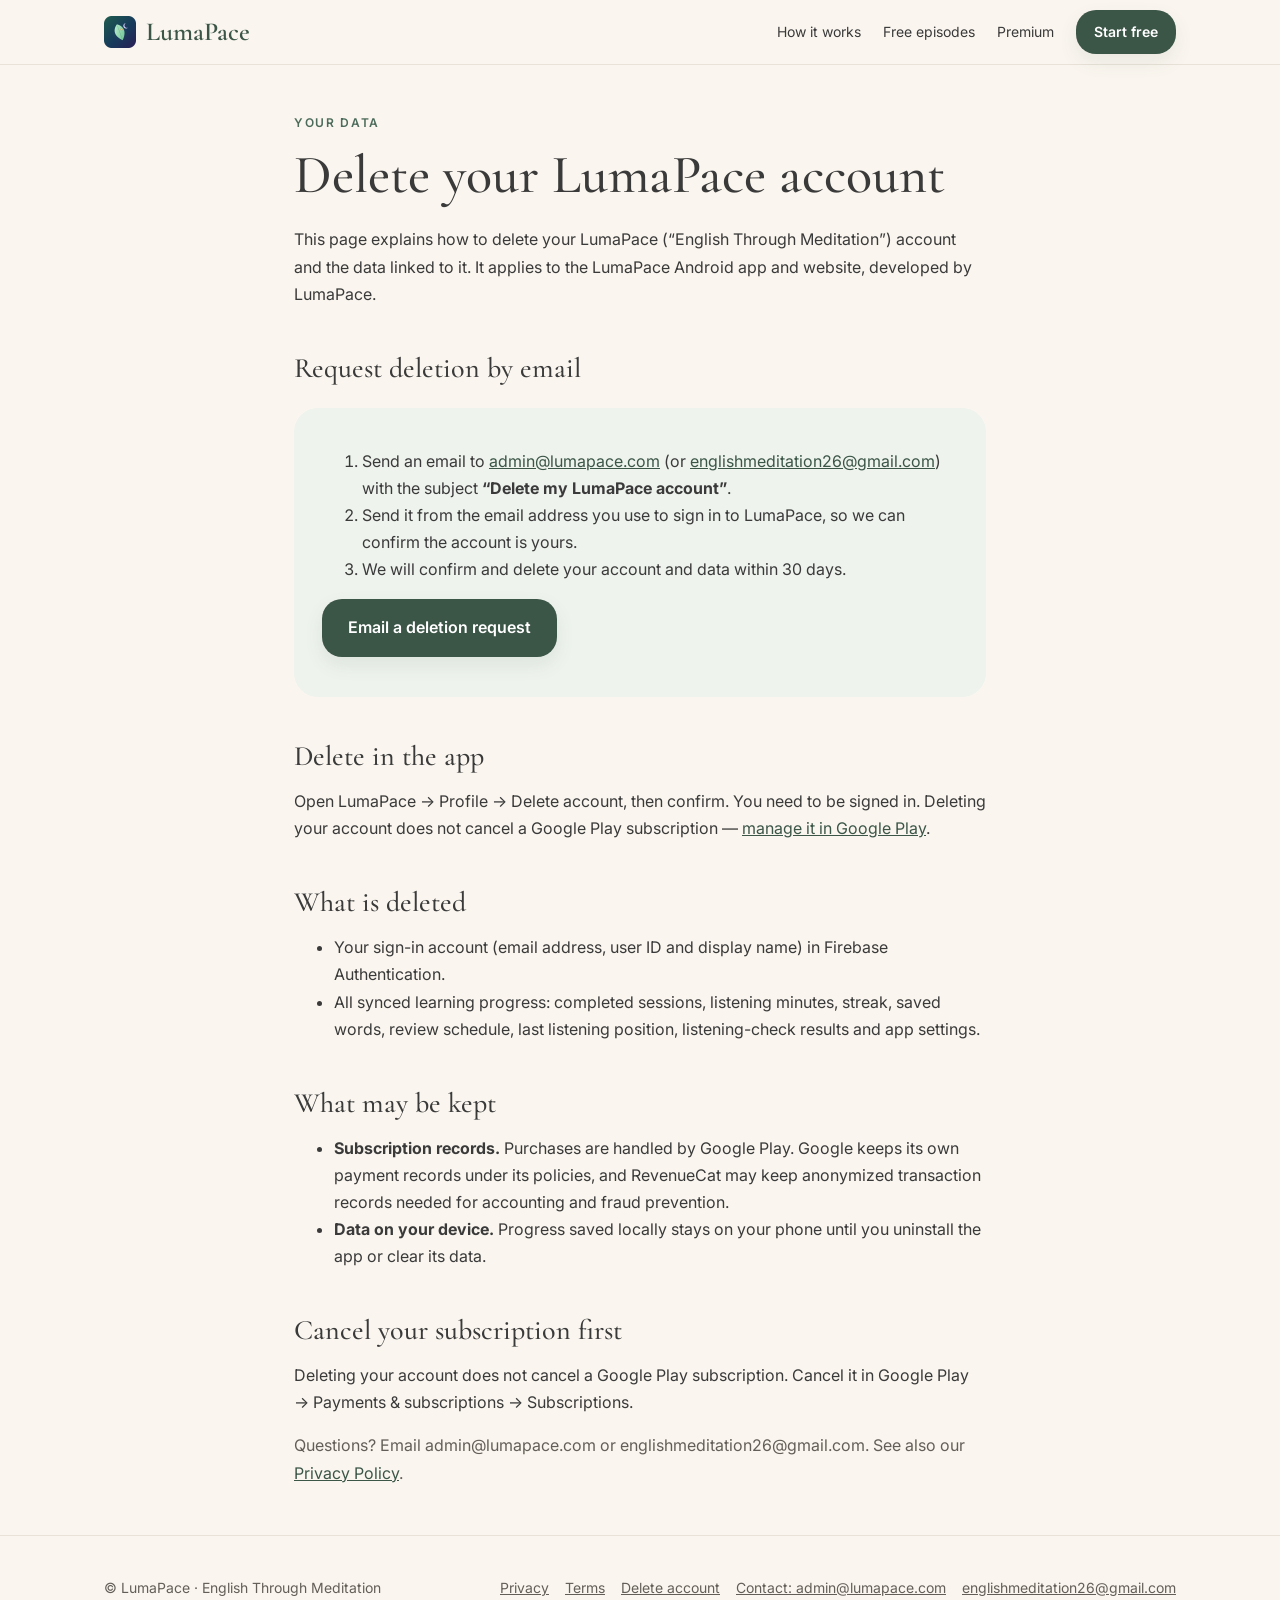
<file: delete-account.html>
<!doctype html><html lang="en"><head><meta charset="utf-8"><meta name="viewport" content="width=device-width,initial-scale=1"><title>LumaPace — Delete your account</title><link rel="icon" href="img/logo.png?v=2"><link rel="apple-touch-icon" href="img/apple-touch-icon.png"><link rel="preconnect" href="https://fonts.googleapis.com"><link rel="preconnect" href="https://fonts.gstatic.com" crossorigin><link rel="stylesheet" href="https://fonts.googleapis.com/css2?family=Cormorant+Garamond:wght@500;600&family=Inter:wght@400;500;600&display=swap"><link rel="stylesheet" href="style.css?v=3"></head><body class="legal"><header class="top"><div class="wrap"><a class="brand" href="index.html"><img src="img/logo.png?v=2" alt="">LumaPace</a><nav><a href="index.html#how">How it works</a><a href="index.html#free">Free episodes</a><a href="index.html#premium">Premium</a><a class="btn" href="index.html#get">Start free</a></nav></div></header><main>
<p class="over">Your data</p><h1>Delete your LumaPace account</h1>
<p>This page explains how to delete your LumaPace (“English Through Meditation”) account and the data linked to it. It applies to the LumaPace Android app and website, developed by LumaPace.</p>
<h2>Request deletion by email</h2>
<div class="box"><ol>
<li>Send an email to <a href="mailto:admin@lumapace.com?subject=Delete%20my%20LumaPace%20account">admin@lumapace.com</a> (or <a href="mailto:englishmeditation26@gmail.com?subject=Delete%20my%20LumaPace%20account">englishmeditation26@gmail.com</a>) with the subject <strong>“Delete my LumaPace account”</strong>.</li>
<li>Send it from the email address you use to sign in to LumaPace, so we can confirm the account is yours.</li>
<li>We will confirm and delete your account and data within 30 days.</li></ol>
<p><a class="btn" href="mailto:admin@lumapace.com?subject=Delete%20my%20LumaPace%20account">Email a deletion request</a></p></div>
<h2>Delete in the app</h2><p>Open LumaPace → Profile → Delete account, then confirm. You need to be signed in. Deleting your account does not cancel a Google Play subscription — <a href="https://play.google.com/store/account/subscriptions?package=com.lumapace.app&amp;sku=lumapace_premium">manage it in Google Play</a>.</p>
<h2>What is deleted</h2><ul>
<li>Your sign-in account (email address, user ID and display name) in Firebase Authentication.</li>
<li>All synced learning progress: completed sessions, listening minutes, streak, saved words, review schedule, last listening position, listening-check results and app settings.</li></ul>
<h2>What may be kept</h2><ul>
<li><strong>Subscription records.</strong> Purchases are handled by Google Play. Google keeps its own payment records under its policies, and RevenueCat may keep anonymized transaction records needed for accounting and fraud prevention.</li>
<li><strong>Data on your device.</strong> Progress saved locally stays on your phone until you uninstall the app or clear its data.</li></ul>
<h2>Cancel your subscription first</h2>
<p>Deleting your account does not cancel a Google Play subscription. Cancel it in Google Play → Payments &amp; subscriptions → Subscriptions.</p>
<p class="muted">Questions? Email admin@lumapace.com or englishmeditation26@gmail.com. See also our <a href="privacy.html">Privacy Policy</a>.</p>
</main><footer><div class="wrap"><div>© LumaPace · English Through Meditation</div><div><a href="privacy.html">Privacy</a><a href="terms.html">Terms</a><a href="delete-account.html">Delete account</a><a href="mailto:admin@lumapace.com">Contact: admin@lumapace.com</a><a href="mailto:englishmeditation26@gmail.com">englishmeditation26@gmail.com</a></div></div></footer></body></html>
</file>
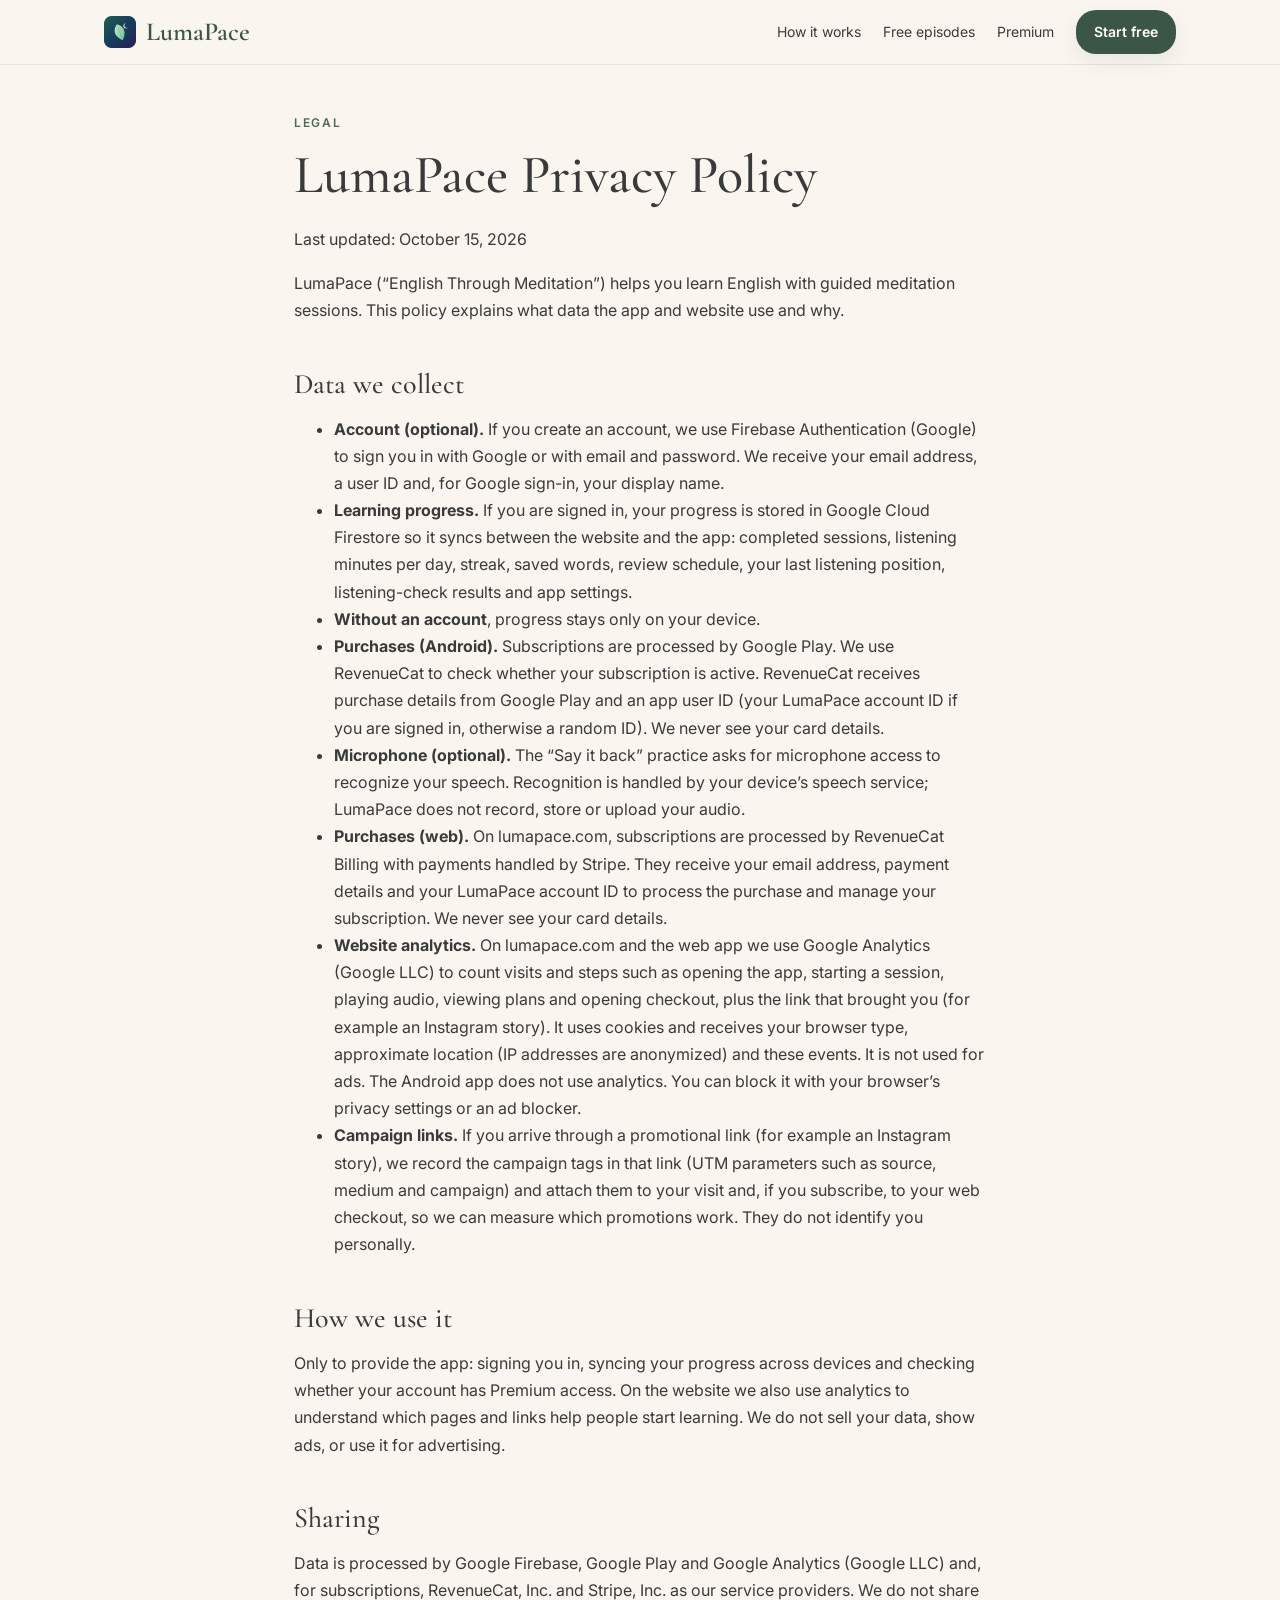
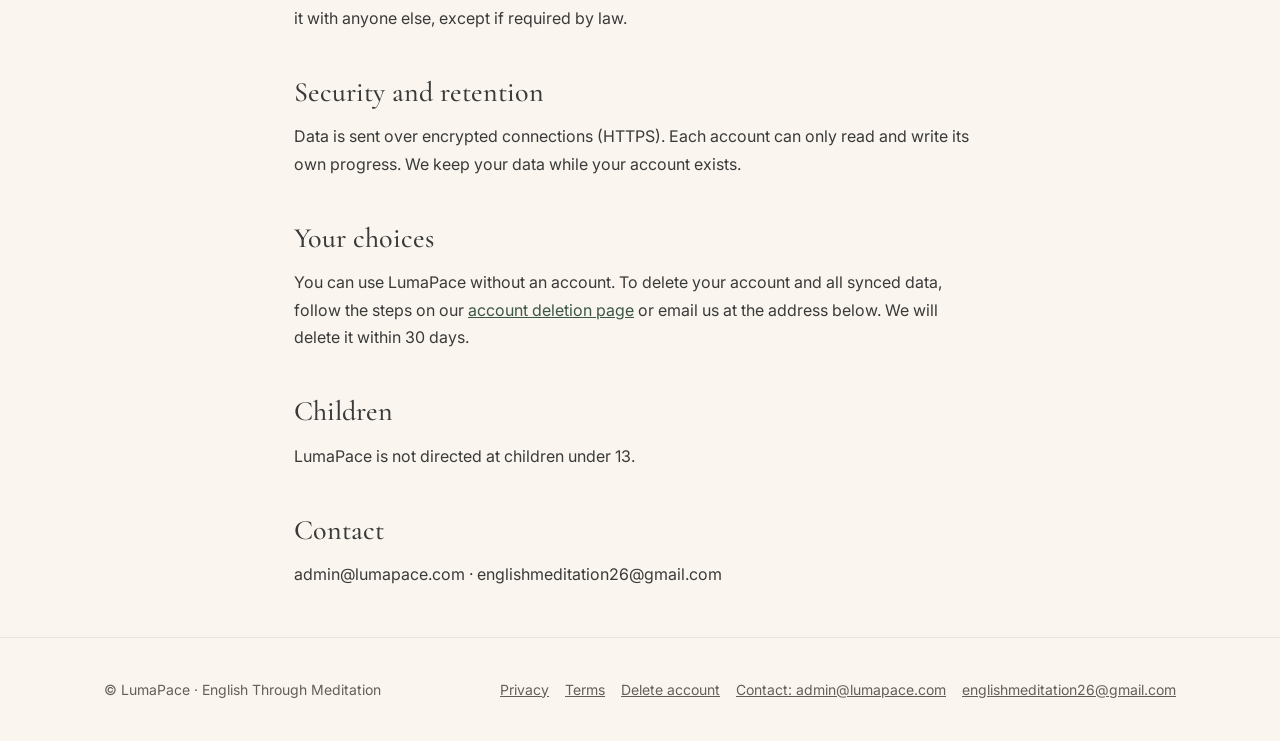
<file: privacy.html>
<!doctype html><html lang="en"><head><meta charset="utf-8"><meta name="viewport" content="width=device-width,initial-scale=1"><title>LumaPace — Privacy Policy</title><link rel="icon" href="img/logo.png?v=2"><link rel="apple-touch-icon" href="img/apple-touch-icon.png"><link rel="preconnect" href="https://fonts.googleapis.com"><link rel="preconnect" href="https://fonts.gstatic.com" crossorigin><link rel="stylesheet" href="https://fonts.googleapis.com/css2?family=Cormorant+Garamond:wght@500;600&family=Inter:wght@400;500;600&display=swap"><link rel="stylesheet" href="style.css?v=3"></head><body class="legal"><header class="top"><div class="wrap"><a class="brand" href="index.html"><img src="img/logo.png?v=2" alt="">LumaPace</a><nav><a href="index.html#how">How it works</a><a href="index.html#free">Free episodes</a><a href="index.html#premium">Premium</a><a class="btn" href="index.html#get">Start free</a></nav></div></header><main><p class="over">Legal</p>
<h1>LumaPace Privacy Policy</h1>
<p>Last updated: October 15, 2026</p>
<p>LumaPace (“English Through Meditation”) helps you learn English with guided meditation sessions. This policy explains what data the app and website use and why.</p>
<h2>Data we collect</h2>
<ul>
<li><b>Account (optional).</b> If you create an account, we use Firebase Authentication (Google) to sign you in with Google or with email and password. We receive your email address, a user ID and, for Google sign-in, your display name.</li>
<li><b>Learning progress.</b> If you are signed in, your progress is stored in Google Cloud Firestore so it syncs between the website and the app: completed sessions, listening minutes per day, streak, saved words, review schedule, your last listening position, listening-check results and app settings.</li>
<li><b>Without an account</b>, progress stays only on your device.</li>
<li><b>Purchases (Android).</b> Subscriptions are processed by Google Play. We use RevenueCat to check whether your subscription is active. RevenueCat receives purchase details from Google Play and an app user ID (your LumaPace account ID if you are signed in, otherwise a random ID). We never see your card details.</li>
<li><b>Microphone (optional).</b> The “Say it back” practice asks for microphone access to recognize your speech. Recognition is handled by your device’s speech service; LumaPace does not record, store or upload your audio.</li>
<li><b>Purchases (web).</b> On lumapace.com, subscriptions are processed by RevenueCat Billing with payments handled by Stripe. They receive your email address, payment details and your LumaPace account ID to process the purchase and manage your subscription. We never see your card details.</li>
<li><b>Website analytics.</b> On lumapace.com and the web app we use Google Analytics (Google LLC) to count visits and steps such as opening the app, starting a session, playing audio, viewing plans and opening checkout, plus the link that brought you (for example an Instagram story). It uses cookies and receives your browser type, approximate location (IP addresses are anonymized) and these events. It is not used for ads. The Android app does not use analytics. You can block it with your browser’s privacy settings or an ad blocker.</li>
<li><b>Campaign links.</b> If you arrive through a promotional link (for example an Instagram story), we record the campaign tags in that link (UTM parameters such as source, medium and campaign) and attach them to your visit and, if you subscribe, to your web checkout, so we can measure which promotions work. They do not identify you personally.</li>
</ul>
<h2>How we use it</h2>
<p>Only to provide the app: signing you in, syncing your progress across devices and checking whether your account has Premium access. On the website we also use analytics to understand which pages and links help people start learning. We do not sell your data, show ads, or use it for advertising.</p>
<h2>Sharing</h2>
<p>Data is processed by Google Firebase, Google Play and Google Analytics (Google LLC) and, for subscriptions, RevenueCat, Inc. and Stripe, Inc. as our service providers. We do not share it with anyone else, except if required by law.</p>
<h2>Security and retention</h2>
<p>Data is sent over encrypted connections (HTTPS). Each account can only read and write its own progress. We keep your data while your account exists.</p>
<h2>Your choices</h2>
<p>You can use LumaPace without an account. To delete your account and all synced data, follow the steps on our <a href="delete-account.html">account deletion page</a> or email us at the address below. We will delete it within 30 days.</p>
<h2>Children</h2>
<p>LumaPace is not directed at children under 13.</p>
<h2>Contact</h2>
<p>admin@lumapace.com · englishmeditation26@gmail.com</p></main><footer><div class="wrap"><div>© LumaPace · English Through Meditation</div><div><a href="privacy.html">Privacy</a><a href="terms.html">Terms</a><a href="delete-account.html">Delete account</a><a href="mailto:admin@lumapace.com">Contact: admin@lumapace.com</a><a href="mailto:englishmeditation26@gmail.com">englishmeditation26@gmail.com</a></div></div></footer></body></html>
</file>
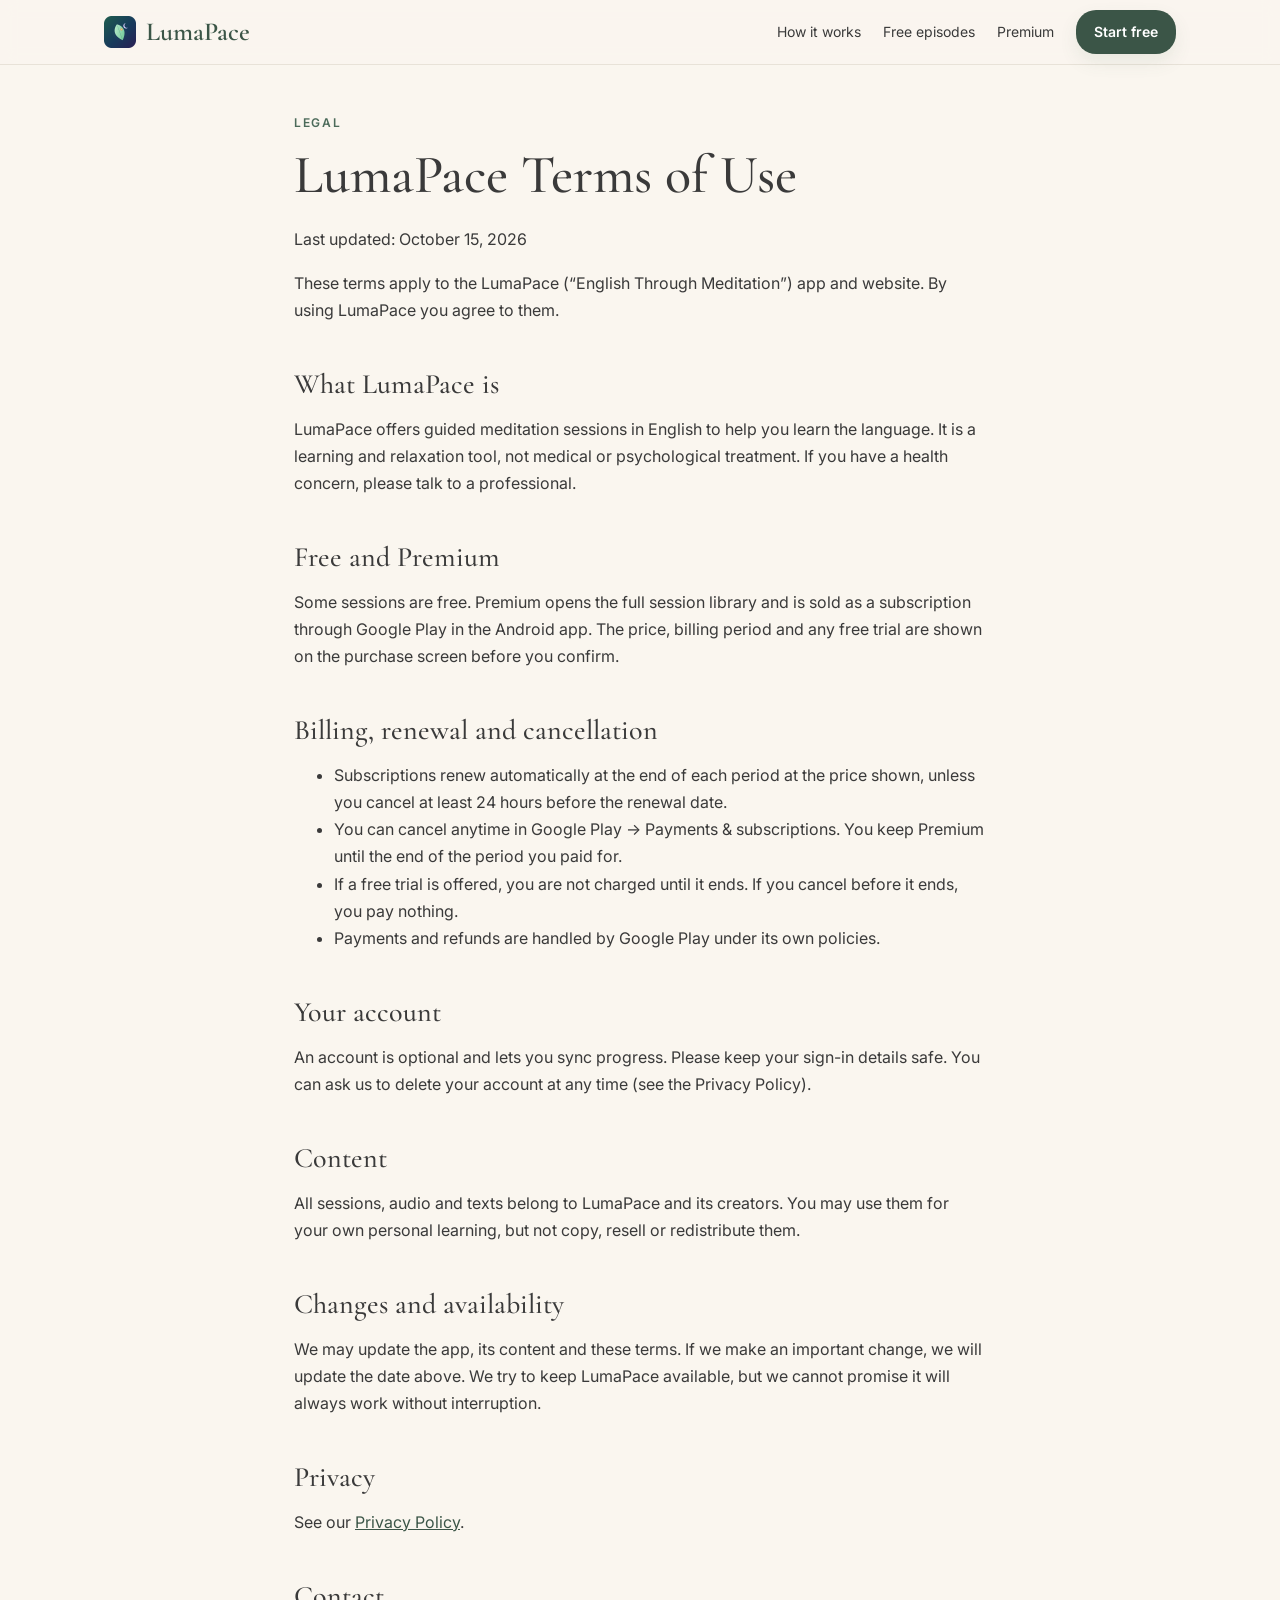
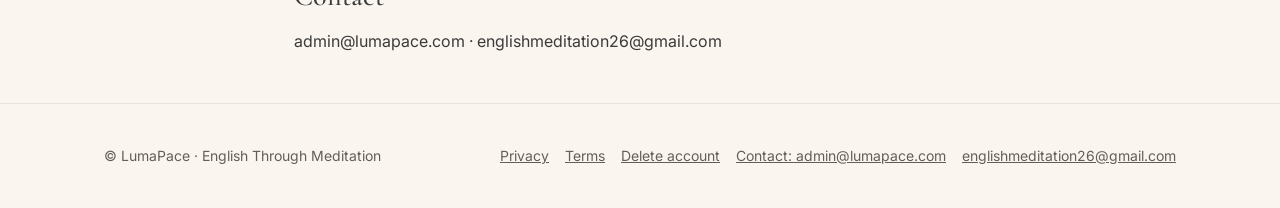
<file: terms.html>
<!doctype html><html lang="en"><head><meta charset="utf-8"><meta name="viewport" content="width=device-width,initial-scale=1"><title>LumaPace — Terms of Use</title><link rel="icon" href="img/logo.png?v=2"><link rel="apple-touch-icon" href="img/apple-touch-icon.png"><link rel="preconnect" href="https://fonts.googleapis.com"><link rel="preconnect" href="https://fonts.gstatic.com" crossorigin><link rel="stylesheet" href="https://fonts.googleapis.com/css2?family=Cormorant+Garamond:wght@500;600&family=Inter:wght@400;500;600&display=swap"><link rel="stylesheet" href="style.css?v=3"></head><body class="legal"><header class="top"><div class="wrap"><a class="brand" href="index.html"><img src="img/logo.png?v=2" alt="">LumaPace</a><nav><a href="index.html#how">How it works</a><a href="index.html#free">Free episodes</a><a href="index.html#premium">Premium</a><a class="btn" href="index.html#get">Start free</a></nav></div></header><main><p class="over">Legal</p>
<h1>LumaPace Terms of Use</h1>
<p>Last updated: October 15, 2026</p>
<p>These terms apply to the LumaPace (“English Through Meditation”) app and website. By using LumaPace you agree to them.</p>
<h2>What LumaPace is</h2>
<p>LumaPace offers guided meditation sessions in English to help you learn the language. It is a learning and relaxation tool, not medical or psychological treatment. If you have a health concern, please talk to a professional.</p>
<h2>Free and Premium</h2>
<p>Some sessions are free. Premium opens the full session library and is sold as a subscription through Google Play in the Android app. The price, billing period and any free trial are shown on the purchase screen before you confirm.</p>
<h2>Billing, renewal and cancellation</h2>
<ul>
<li>Subscriptions renew automatically at the end of each period at the price shown, unless you cancel at least 24 hours before the renewal date.</li>
<li>You can cancel anytime in Google Play → Payments &amp; subscriptions. You keep Premium until the end of the period you paid for.</li>
<li>If a free trial is offered, you are not charged until it ends. If you cancel before it ends, you pay nothing.</li>
<li>Payments and refunds are handled by Google Play under its own policies.</li>
</ul>
<h2>Your account</h2>
<p>An account is optional and lets you sync progress. Please keep your sign-in details safe. You can ask us to delete your account at any time (see the Privacy Policy).</p>
<h2>Content</h2>
<p>All sessions, audio and texts belong to LumaPace and its creators. You may use them for your own personal learning, but not copy, resell or redistribute them.</p>
<h2>Changes and availability</h2>
<p>We may update the app, its content and these terms. If we make an important change, we will update the date above. We try to keep LumaPace available, but we cannot promise it will always work without interruption.</p>
<h2>Privacy</h2>
<p>See our <a href="privacy.html">Privacy Policy</a>.</p>
<h2>Contact</h2>
<p>admin@lumapace.com · englishmeditation26@gmail.com</p></main><footer><div class="wrap"><div>© LumaPace · English Through Meditation</div><div><a href="privacy.html">Privacy</a><a href="terms.html">Terms</a><a href="delete-account.html">Delete account</a><a href="mailto:admin@lumapace.com">Contact: admin@lumapace.com</a><a href="mailto:englishmeditation26@gmail.com">englishmeditation26@gmail.com</a></div></div></footer></body></html>
</file>
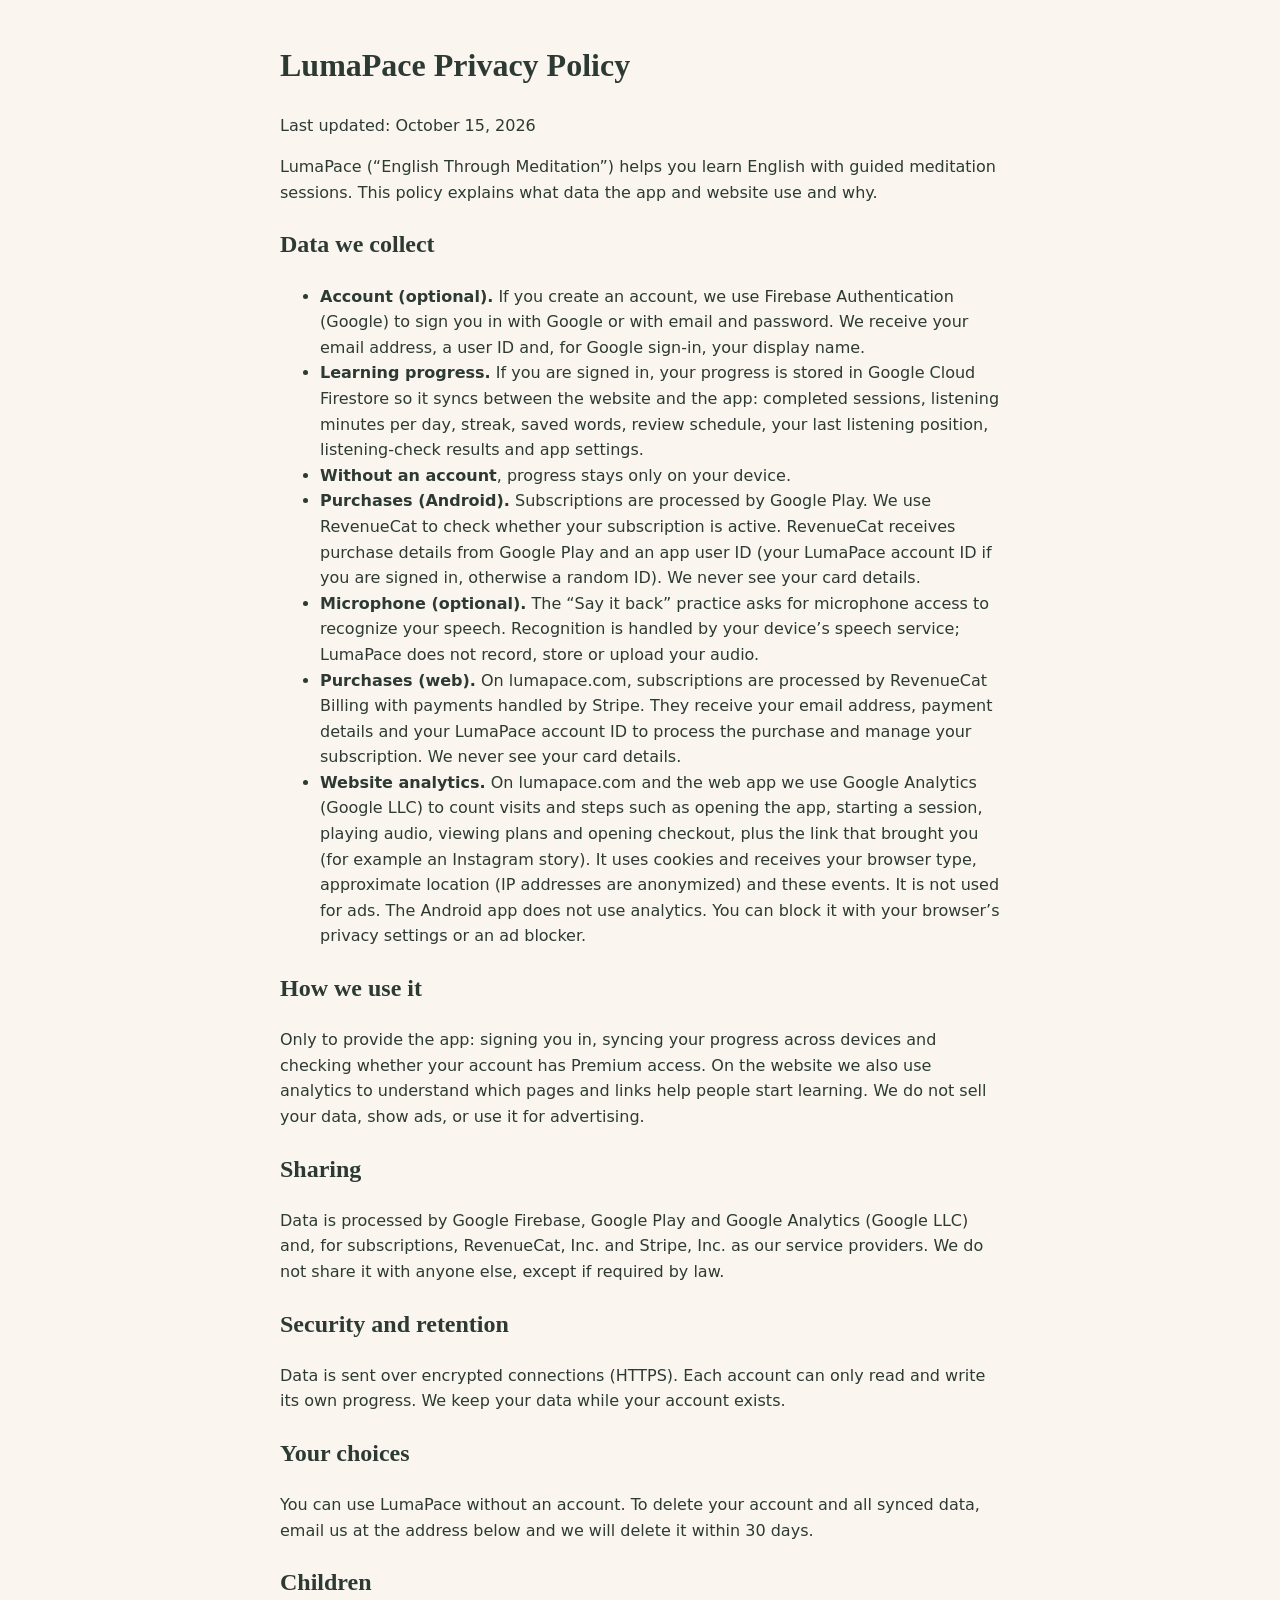
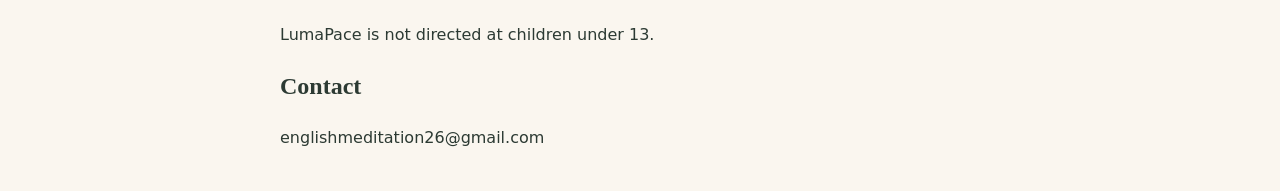
<file: app/privacy.html>
<!doctype html>
<html lang="en"><head><meta charset="utf-8"><meta name="viewport" content="width=device-width,initial-scale=1">
<title>LumaPace — Privacy Policy</title>
<style>body{font-family:system-ui,sans-serif;max-width:720px;margin:40px auto;padding:0 20px;line-height:1.6;color:#2c3a33;background:#faf6ef}h1,h2{font-family:Georgia,serif}</style></head>
<body>
<h1>LumaPace Privacy Policy</h1>
<p>Last updated: October 15, 2026</p>
<p>LumaPace (“English Through Meditation”) helps you learn English with guided meditation sessions. This policy explains what data the app and website use and why.</p>
<h2>Data we collect</h2>
<ul>
<li><b>Account (optional).</b> If you create an account, we use Firebase Authentication (Google) to sign you in with Google or with email and password. We receive your email address, a user ID and, for Google sign-in, your display name.</li>
<li><b>Learning progress.</b> If you are signed in, your progress is stored in Google Cloud Firestore so it syncs between the website and the app: completed sessions, listening minutes per day, streak, saved words, review schedule, your last listening position, listening-check results and app settings.</li>
<li><b>Without an account</b>, progress stays only on your device.</li>
<li><b>Purchases (Android).</b> Subscriptions are processed by Google Play. We use RevenueCat to check whether your subscription is active. RevenueCat receives purchase details from Google Play and an app user ID (your LumaPace account ID if you are signed in, otherwise a random ID). We never see your card details.</li>
<li><b>Microphone (optional).</b> The “Say it back” practice asks for microphone access to recognize your speech. Recognition is handled by your device’s speech service; LumaPace does not record, store or upload your audio.</li>
<li><b>Purchases (web).</b> On lumapace.com, subscriptions are processed by RevenueCat Billing with payments handled by Stripe. They receive your email address, payment details and your LumaPace account ID to process the purchase and manage your subscription. We never see your card details.</li>
<li><b>Website analytics.</b> On lumapace.com and the web app we use Google Analytics (Google LLC) to count visits and steps such as opening the app, starting a session, playing audio, viewing plans and opening checkout, plus the link that brought you (for example an Instagram story). It uses cookies and receives your browser type, approximate location (IP addresses are anonymized) and these events. It is not used for ads. The Android app does not use analytics. You can block it with your browser’s privacy settings or an ad blocker.</li>
</ul>
<h2>How we use it</h2>
<p>Only to provide the app: signing you in, syncing your progress across devices and checking whether your account has Premium access. On the website we also use analytics to understand which pages and links help people start learning. We do not sell your data, show ads, or use it for advertising.</p>
<h2>Sharing</h2>
<p>Data is processed by Google Firebase, Google Play and Google Analytics (Google LLC) and, for subscriptions, RevenueCat, Inc. and Stripe, Inc. as our service providers. We do not share it with anyone else, except if required by law.</p>
<h2>Security and retention</h2>
<p>Data is sent over encrypted connections (HTTPS). Each account can only read and write its own progress. We keep your data while your account exists.</p>
<h2>Your choices</h2>
<p>You can use LumaPace without an account. To delete your account and all synced data, email us at the address below and we will delete it within 30 days.</p>
<h2>Children</h2>
<p>LumaPace is not directed at children under 13.</p>
<h2>Contact</h2>
<p>englishmeditation26@gmail.com</p>
</body></html>
</file>
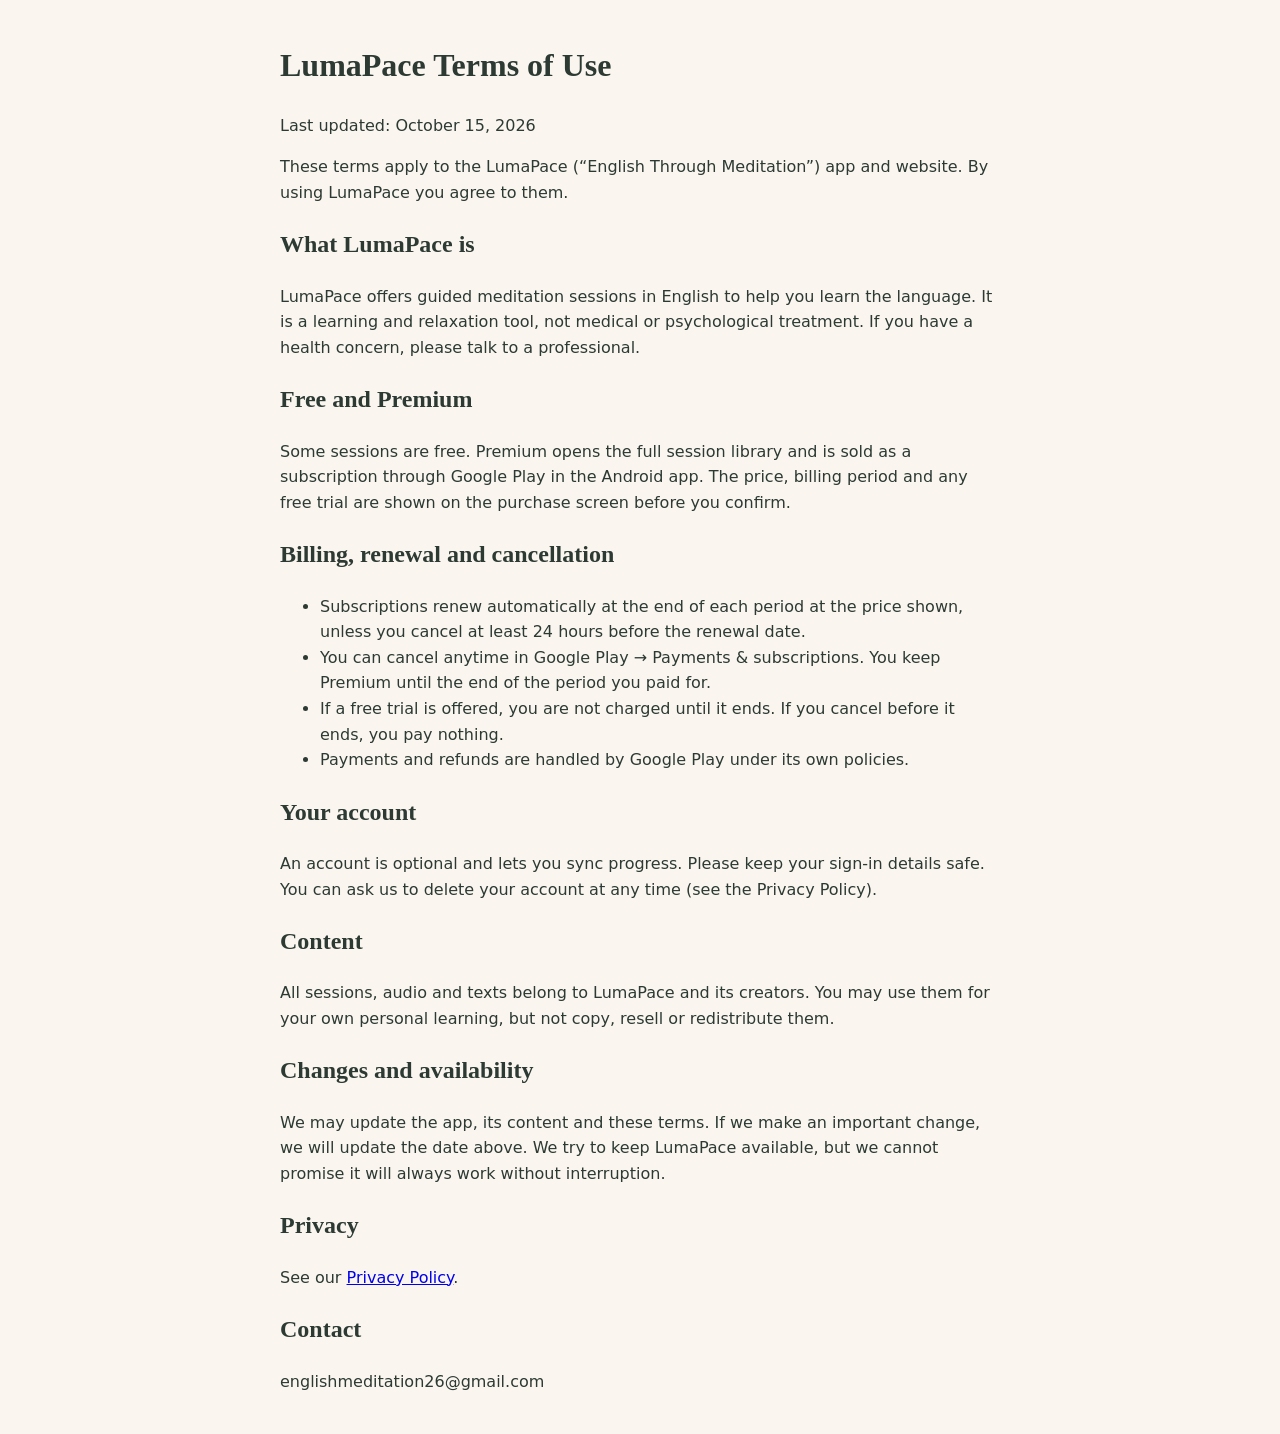
<file: app/terms.html>
<!doctype html>
<html lang="en"><head><meta charset="utf-8"><meta name="viewport" content="width=device-width,initial-scale=1">
<title>LumaPace — Terms of Use</title>
<style>body{font-family:system-ui,sans-serif;max-width:720px;margin:40px auto;padding:0 20px;line-height:1.6;color:#2c3a33;background:#faf6ef}h1,h2{font-family:Georgia,serif}</style></head>
<body>
<h1>LumaPace Terms of Use</h1>
<p>Last updated: October 15, 2026</p>
<p>These terms apply to the LumaPace (“English Through Meditation”) app and website. By using LumaPace you agree to them.</p>
<h2>What LumaPace is</h2>
<p>LumaPace offers guided meditation sessions in English to help you learn the language. It is a learning and relaxation tool, not medical or psychological treatment. If you have a health concern, please talk to a professional.</p>
<h2>Free and Premium</h2>
<p>Some sessions are free. Premium opens the full session library and is sold as a subscription through Google Play in the Android app. The price, billing period and any free trial are shown on the purchase screen before you confirm.</p>
<h2>Billing, renewal and cancellation</h2>
<ul>
<li>Subscriptions renew automatically at the end of each period at the price shown, unless you cancel at least 24 hours before the renewal date.</li>
<li>You can cancel anytime in Google Play → Payments &amp; subscriptions. You keep Premium until the end of the period you paid for.</li>
<li>If a free trial is offered, you are not charged until it ends. If you cancel before it ends, you pay nothing.</li>
<li>Payments and refunds are handled by Google Play under its own policies.</li>
</ul>
<h2>Your account</h2>
<p>An account is optional and lets you sync progress. Please keep your sign-in details safe. You can ask us to delete your account at any time (see the Privacy Policy).</p>
<h2>Content</h2>
<p>All sessions, audio and texts belong to LumaPace and its creators. You may use them for your own personal learning, but not copy, resell or redistribute them.</p>
<h2>Changes and availability</h2>
<p>We may update the app, its content and these terms. If we make an important change, we will update the date above. We try to keep LumaPace available, but we cannot promise it will always work without interruption.</p>
<h2>Privacy</h2>
<p>See our <a href="privacy.html">Privacy Policy</a>.</p>
<h2>Contact</h2>
<p>englishmeditation26@gmail.com</p>
</body></html>
</file>
<file: style.css>
:root{--sage:#4C6B5A;--sage-deep:#3B5547;--sage-mist:#E3ECE5;--sage-tint:#EEF3ED;--lav:#8B7FD1;--lav-mist:#EFECFA;--gold:#D4B978;--gold-mist:#F2E3BF;--cream:#FAF6EF;--cream-soft:#FDFBF7;--paper:#fff;--ink:#3A3A3A;--muted:#635F58;--line:#E8E2D8;--sun:#E8A87C;--r-sm:14px;--r-md:20px;--r-lg:24px;--r-xl:28px;--shadow:0 10px 20px rgba(58,58,58,.045);--lift:0 8px 18px rgba(76,107,90,.10)}
*{box-sizing:border-box}html{scroll-behavior:smooth}
body{margin:0;background:var(--cream);color:var(--ink);font:16px/1.6 Inter,system-ui,sans-serif;-webkit-font-smoothing:antialiased}
img{max-width:100%;display:block}a{color:var(--sage-deep)}
.wrap{max-width:1120px;margin:0 auto;padding:0 24px}
h1,h2,h3{font-family:'Cormorant Garamond',Georgia,serif;font-weight:500;line-height:1.1;margin:0 0 .4em}
h1{font-size:clamp(42px,8vw,68px)}h2{font-size:clamp(32px,5vw,46px)}h3{font-size:26px}
.over{font-size:12px;font-weight:600;letter-spacing:.14em;text-transform:uppercase;color:var(--sage);margin:0 0 12px}
.muted{color:var(--muted)}
.btn{display:inline-flex;align-items:center;gap:8px;background:var(--sage-deep);color:#fff;font-weight:600;padding:15px 26px;border-radius:var(--r-md);text-decoration:none;box-shadow:var(--lift)}
.btn.ghost{background:transparent;color:var(--sage-deep);box-shadow:none;border:1.5px solid var(--line)}
.top{position:sticky;top:0;z-index:10;background:rgba(250,246,239,.9);backdrop-filter:blur(8px);border-bottom:1px solid var(--line)}
.top .wrap{display:flex;align-items:center;justify-content:space-between;height:64px}
.brand{display:flex;align-items:center;gap:10px;font-family:'Cormorant Garamond',serif;font-size:26px;font-weight:600;color:var(--sage-deep);text-decoration:none}
.brand img{width:32px;height:32px}
.top nav a{margin-left:22px;font-size:14px;color:var(--ink);text-decoration:none}.top nav .btn{padding:10px 18px;color:#fff}
@media(max-width:760px){.top nav a:not(.btn){display:none}}
.hero{padding:56px 0 40px;background:radial-gradient(1000px 500px at 85% 10%,var(--lav-mist),transparent 60%),radial-gradient(800px 500px at 0% 100%,var(--sage-tint),transparent 60%)}
.hero .wrap{display:grid;gap:40px;align-items:center}
@media(min-width:900px){.hero .wrap{grid-template-columns:1.1fr .9fr}}
.hero p.lead{font-size:19px;color:var(--muted);max-width:520px}
.ctas{display:flex;flex-wrap:wrap;gap:12px;margin:28px 0 14px}
.phone{position:relative;width:min(250px,64vw);margin:0 auto;padding:9px;border-radius:40px;background:#2f3330;box-shadow:0 0 0 1px #474c48 inset,0 24px 50px rgba(59,85,71,.20)}.phone::before{content:"";position:absolute;top:17px;left:50%;transform:translateX(-50%);width:56px;height:6px;border-radius:6px;background:#1c1f1d;z-index:1;opacity:.85}.phone img{display:block;width:100%;height:auto;aspect-ratio:9/18;object-fit:cover;object-position:top center;border-radius:31px;background:#fff}
.pill{display:inline-block;background:var(--sage-mist);color:var(--sage-deep);font-size:12px;font-weight:600;padding:5px 12px;border-radius:99px}
section{padding:72px 0}
.steps{display:grid;gap:18px;margin-top:28px}@media(min-width:760px){.steps{grid-template-columns:repeat(3,1fr)}}
.card{background:var(--paper);border:1px solid var(--line);border-radius:var(--r-lg);padding:26px;box-shadow:var(--shadow)}
.num{width:36px;height:36px;border-radius:50%;background:var(--sage-tint);color:var(--sage-deep);display:grid;place-items:center;font-weight:600;margin-bottom:14px}
.feat{display:grid;gap:40px;align-items:center;margin-top:56px}@media(min-width:860px){.feat{grid-template-columns:1fr 1fr}.feat.rev .phone{order:2}}
.feat .phone{width:min(220px,58vw)}
.alt{background:var(--cream-soft);border-top:1px solid var(--line);border-bottom:1px solid var(--line)}
.eps{display:grid;gap:18px;margin-top:28px}@media(min-width:760px){.eps{grid-template-columns:1fr 1fr}}
.ep{border-radius:var(--r-xl);padding:28px;color:#fff;min-height:200px;display:flex;flex-direction:column;justify-content:flex-end}
.ep.garden{background:linear-gradient(160deg,#9cb59f,#4C6B5A)}.ep.rain{background:linear-gradient(160deg,#6d6f9a,#3d4560)}
.ep h3{color:#fff;font-size:34px;margin:8px 0 4px}.ep .pill{background:rgba(255,255,255,.9);align-self:flex-start}
.plans{display:grid;gap:18px;margin-top:28px;max-width:820px}@media(min-width:760px){.plans{grid-template-columns:1fr 1fr}}
.plan{position:relative}.plan.best{border:2px solid var(--sage);box-shadow:var(--lift)}
.plan .price{font-family:'Cormorant Garamond',serif;font-size:40px;margin:6px 0 0}
.plan ul{padding-left:18px;color:var(--muted)}
.badge-gp{display:inline-block;position:relative}.badge-gp img{height:64px}
.soon .badge-gp{opacity:.55;pointer-events:none}
.getapp{text-align:center;background:linear-gradient(160deg,var(--sage-tint),var(--lav-mist));border-radius:var(--r-xl);padding:48px 24px}
footer{padding:40px 0;color:var(--muted);font-size:14px;border-top:1px solid var(--line)}
footer .wrap{display:flex;flex-wrap:wrap;gap:16px;justify-content:space-between}footer a{color:var(--muted);margin-right:16px}
.legal main{max-width:740px;margin:48px auto;padding:0 24px}.legal h1{font-size:clamp(38px,6vw,54px)}.legal h2{font-size:28px;margin-top:1.6em}
.legal .box{background:var(--sage-tint);border-radius:var(--r-lg);padding:24px 28px;margin:24px 0}

/* hero redesign: matches the app's sunrise sky + sage hills */
.hero2{position:relative;overflow:hidden;padding:64px 0 120px;background:linear-gradient(180deg,#D9D3EF 0%,#EDE3F0 30%,#F6E2CF 62%,#FAF6EF 100%)}
.sky{position:absolute;inset:0;pointer-events:none}
.sun{position:absolute;width:180px;height:180px;border-radius:50%;right:-30px;top:-40px;z-index:0;background:radial-gradient(circle at 40% 40%,#F7D98B,#EBC26A 70%);box-shadow:0 0 120px 40px rgba(247,217,139,.45);animation:rise 9s ease-in-out infinite alternate}
@keyframes rise{from{transform:translateY(8px)}to{transform:translateY(-8px)}}
.cloud{position:absolute;height:34px;border-radius:40px;background:rgba(255,255,255,.55);filter:blur(6px)}.c1{width:220px;top:10%;left:8%}.c2{width:300px;top:30%;right:4%}
.hills{position:absolute;left:0;right:0;bottom:0;width:100%;height:200px}
.hero2-in{position:relative;display:grid;gap:44px;align-items:center}
@media(min-width:900px){.hero2-in{grid-template-columns:1.05fr .95fr}}
.hero2 h1{font-size:clamp(44px,7.4vw,76px);color:#2F3A33;letter-spacing:-.01em}
.hero2 .over{color:var(--sage-deep)}
.hero2 .lead{font-size:19px;color:#5E5A55;max-width:520px}
.caption{max-width:440px;margin:24px 0 4px;padding:14px 16px;border-radius:22px;background:rgba(255,255,255,.72);backdrop-filter:blur(10px);box-shadow:0 12px 30px rgba(59,85,71,.12);display:grid;grid-template-columns:auto auto 1fr;gap:6px 8px;align-items:center;font-size:11px}
.caption .dot{width:8px;height:8px;border-radius:50%;background:var(--sage);animation:pulse 2s infinite}@keyframes pulse{50%{opacity:.35}}
.cap-l{font-weight:600;letter-spacing:.14em;text-transform:uppercase;color:var(--sage-deep)}.cap-t{color:var(--muted);text-align:right;white-space:nowrap;overflow:hidden;text-overflow:ellipsis}
.caption p{grid-column:1/-1;margin:4px 0 0;padding:10px 14px;border-radius:14px;background:#F5EFD9;font-family:'Cormorant Garamond',serif;font-size:24px;color:var(--ink)}
.btn-lg{padding:18px 30px;font-size:17px;border-radius:22px;box-shadow:0 14px 30px rgba(59,85,71,.28)}
.hero2 .btn.ghost{background:rgba(255,255,255,.6);border-color:rgba(255,255,255,.8)}
.hero-note{font-size:14px;color:#6E6A64}
.duo{position:relative;height:540px;max-width:440px;width:100%;margin:0 auto}
.duo .phone{position:absolute;width:250px}.p-front{left:0;bottom:0;z-index:2}.p-back{right:0;top:0;transform:rotate(4deg);opacity:.96}
@media(max-width:899px){.hero2{padding:40px 0 110px}.duo{height:470px;max-width:360px}.duo .phone{width:min(215px,56vw)}.sun{width:140px;height:140px;right:-10px;top:-30px}.hero2 .ctas .btn{width:100%;justify-content:center}}
.top2{background:rgba(237,230,242,.72)}
.hero2 h1 .nw{white-space:nowrap}.hero2 h1{font-size:clamp(40px,6.2vw,70px)}.duo .phone{z-index:1}.duo .p-front{z-index:2}
footer .wrap>div:last-child{display:flex;flex-wrap:wrap;gap:6px 16px}footer .wrap>div:last-child a{margin:0;overflow-wrap:anywhere}

.plan-tags{display:flex;flex-wrap:wrap;gap:8px;margin-bottom:12px;min-height:27px}.pill.gold{background:var(--gold-mist);color:#6B5320}.pill.ghostpill{background:var(--cream);color:var(--muted)}
.plan .price{display:flex;align-items:baseline;gap:4px;font-family:Inter,system-ui,sans-serif;font-variant-numeric:tabular-nums;margin:4px 0 0}.plan .price b{font-size:38px;font-weight:600;letter-spacing:-.02em;color:#2F3A33}.plan .price span{color:var(--muted);font-size:16px}
.plan .per{margin:2px 0 8px;color:var(--sage-deep);font-weight:500;font-size:15px}
.trust{margin:14px 0 0;font-size:14px;color:var(--sage-deep);font-weight:500}
.faq{max-width:780px;margin-top:24px;display:grid;gap:12px}.faq details{background:var(--paper);border:1px solid var(--line);border-radius:18px;padding:4px 22px}.faq summary{cursor:pointer;list-style:none;padding:16px 0;font-weight:600;font-size:17px;display:flex;justify-content:space-between;gap:12px}.faq summary::-webkit-details-marker{display:none}.faq summary::after{content:"+";color:var(--sage);font-size:22px;line-height:1}.faq details[open] summary::after{content:"–"}.faq details p{margin:0 0 18px;color:var(--muted)}
.pt-line{margin:10px 0 0;font-size:14px;color:var(--sage-deep);background:rgba(255,255,255,.6);display:inline-block;padding:8px 12px;border-radius:12px}
.hero-note{font-weight:500;color:var(--sage-deep)}
@media(max-width:899px){.hero2 .caption{display:none}.hero2 .lead{font-size:17px}.duo{height:400px;max-width:330px}.duo .phone{width:min(190px,50vw)}.hero2-in{gap:28px}}
.pt-line[hidden]{display:none}
/* premium phone frame (generic, thin bezel) */
.phone{position:relative;width:min(260px,62vw);aspect-ratio:390/888;margin:0 auto;padding:7px;border-radius:48px;background:linear-gradient(145deg,#3a3f3c,#151816 55%,#2b2f2d);box-shadow:0 0 0 1px rgba(255,255,255,.08) inset,0 0 0 1.5px #0d0f0e,0 30px 60px -18px rgba(40,55,47,.42),0 12px 24px -12px rgba(40,55,47,.28)}
.phone::before{content:"";position:absolute;top:15px;left:50%;transform:translateX(-50%);width:28%;height:20px;border-radius:20px;background:#0b0c0c;z-index:3;opacity:1}
.phone::after{content:"";position:absolute;right:-2.5px;top:22%;width:3px;height:12%;border-radius:0 3px 3px 0;background:#2a2e2c}
.phone .screen{position:relative;height:100%;border-radius:41px;overflow:hidden;background:#FAF6EF;display:flex;flex-direction:column}
.phone .sb{flex:0 0 auto;height:4.95%;display:flex;align-items:center;justify-content:space-between;padding:0 9% 0 11%;font:600 11px/1 Inter,system-ui,sans-serif;color:#2c2c2c;letter-spacing:.01em}
.phone .sb i{width:20px;height:9px;border:1.3px solid #2c2c2c;border-radius:3px;position:relative;opacity:.85}.phone .sb i::after{content:"";position:absolute;inset:1.3px 4px 1.3px 1.3px;background:#2c2c2c;border-radius:1px}
.phone .screen img{flex:1 1 auto;width:100%;height:auto;min-height:0;object-fit:cover;object-position:top;border-radius:0;aspect-ratio:auto}
.feat .phone{width:min(250px,60vw)}
.duo .phone{width:270px}.p-back{transform:rotate(5deg);opacity:1}.p-front{transform:rotate(-2deg)}
.duo{height:590px;max-width:470px}
@media(max-width:899px){.duo{height:440px;max-width:350px}.duo .phone{width:min(200px,52vw)}.phone::before{top:11px;height:14px}.phone{border-radius:38px;padding:6px}.phone .screen{border-radius:32px}.phone .sb{font-size:8.5px}.phone .sb i{width:15px;height:7px}}
.duo{max-width:540px;height:600px}.duo .p-front{width:268px;left:0;bottom:6px}.duo .p-back{width:248px;right:0;top:0}
@media(max-width:899px){.duo{max-width:340px;height:430px}.duo .p-front{width:190px;left:4px}.duo .p-back{width:178px;right:4px}}
/* calm redesign */
body{line-height:1.7}
section{padding:88px 0}@media(min-width:900px){section{padding:112px 0}}
.wrap.narrow{max-width:980px}
.hero2 .over{letter-spacing:.16em}
@media(max-width:899px){.hero2 h1{font-size:38px;line-height:1.12}}
.hero-note{margin-top:4px}
.sample{margin-top:22px;max-width:440px}
.sample-btn{display:flex;align-items:center;gap:14px;width:100%;text-align:left;background:rgba(255,255,255,.62);border:1px solid rgba(255,255,255,.85);border-radius:22px;padding:12px 16px;cursor:pointer;font:inherit;color:var(--ink);backdrop-filter:blur(8px);box-shadow:0 8px 22px rgba(59,85,71,.08)}
.sample-ic{flex:0 0 44px;height:44px;border-radius:50%;display:grid;place-items:center;background:var(--sage-mist);color:var(--sage-deep)}
.sample-txt b{display:block;font-weight:600;font-size:15px;color:var(--sage-deep)}.sample-txt small{color:var(--muted);font-size:12.5px}
.ic-pause{display:none}.sample.playing .ic-play{display:none}.sample.playing .ic-pause{display:inline}
.sample .caption{display:none;margin-top:10px}.sample.shown .caption{display:grid}
.sample .caption p span{transition:color .4s,opacity .4s;opacity:.38}.sample .caption p span.on{opacity:1;color:#2F3A33}.sample .caption p span.done{opacity:.62}
.sample-bar{grid-column:1/-1;height:3px;border-radius:3px;background:rgba(76,107,90,.15);overflow:hidden;margin-top:6px}.sample-bar i{display:block;height:100%;width:0;background:var(--sage)}
@media(max-width:899px){.hero2 .sample .caption{display:none}.hero2 .sample.shown .caption{display:grid}}
.flow{list-style:none;margin:36px 0 0;padding:0;display:grid;gap:14px}
@media(min-width:900px){.flow{grid-template-columns:repeat(5,1fr);gap:16px}}
.flow li{display:flex;gap:14px;align-items:flex-start;background:var(--paper);border:1px solid var(--line);border-radius:20px;padding:18px}
@media(min-width:900px){.flow li{flex-direction:column}}
.fn{flex:0 0 32px;height:32px;border-radius:50%;background:var(--sage-tint);color:var(--sage-deep);display:grid;place-items:center;font-weight:600;font-size:14px}
.flow h3{font-size:24px;margin:0 0 2px}.flow p{margin:0;color:var(--muted);font-size:15px;line-height:1.55}
.pair{display:flex;gap:28px;justify-content:center;margin-top:56px}
.pair .phone{width:min(240px,62vw);margin:0;flex:0 0 auto}
@media(max-width:899px){.pair{justify-content:flex-start;overflow-x:auto;scroll-snap-type:x mandatory;padding:6px 24px 30px;margin:40px -24px 0;-webkit-overflow-scrolling:touch;scrollbar-width:none}.pair::-webkit-scrollbar{display:none}.pair .phone{scroll-snap-align:center;width:66vw}}
.wordcard{margin-top:30px;background:var(--paper);border:1px solid var(--line);border-radius:28px;padding:28px;box-shadow:var(--shadow)}
.quote{font-family:'Cormorant Garamond',serif;font-size:clamp(22px,3.4vw,30px);line-height:1.35;margin:0 0 22px;color:#2F3A33}
.quote mark{background:linear-gradient(transparent 58%,var(--gold-mist) 58%);color:inherit;padding:0 2px}
.words{display:grid;gap:12px}@media(min-width:760px){.words{grid-template-columns:1fr 1fr}}
.words div{background:var(--cream);border-radius:18px;padding:14px 18px}.words b{display:block;font-size:18px;color:var(--sage-deep)}.words span{color:var(--muted);font-size:15px}
.wc-src{margin:16px 0 0;font-size:13px;color:var(--muted)}
.soft{font-family:'Cormorant Garamond',serif;font-size:24px;color:var(--sage-deep);margin:22px 0 0}
.levels{margin-top:64px}.levels h3{font-size:30px}.levels ul{list-style:none;padding:0;margin:14px 0 10px;display:grid;gap:10px}@media(min-width:760px){.levels ul{grid-template-columns:repeat(3,1fr)}}
.levels li{border:1px solid var(--line);border-radius:999px;padding:12px 20px;background:var(--paper);display:flex;flex-direction:column}@media(min-width:760px){.levels li{border-radius:20px}}
.levels li b{color:var(--sage-deep)}.levels li span{color:var(--muted);font-size:14.5px}
.eps2{display:grid;gap:18px;margin-top:28px}@media(min-width:760px){.eps2{grid-template-columns:1fr 1fr}}
.ep2{display:block;text-decoration:none;color:var(--ink);background:var(--paper);border:1px solid var(--line);border-radius:26px;overflow:hidden;box-shadow:var(--shadow);transition:transform .3s,box-shadow .3s}
.ep2:hover{transform:translateY(-2px)}
.ep2 img{width:100%;height:130px;object-fit:cover;display:block}
.ep2>div{padding:20px 22px 22px}.ep2 h3{font-size:28px;margin:10px 0 4px}.ep2 p{margin:0;color:var(--muted)}
.ep2 .play{display:inline-block;margin-top:14px;font-weight:600;color:var(--sage-deep)}
.ep2.rain .pill{background:#E4E3F1;color:#3d4560}
.small-print{font-size:13px;margin-top:10px}
.gp-soon{margin-top:18px;font-size:14px}.gp-soon a{color:var(--muted)}
.sticky{position:fixed;left:12px;right:12px;bottom:12px;z-index:20;display:flex;justify-content:center;opacity:0;transform:translateY(16px);pointer-events:none;transition:opacity .4s,transform .4s}
.sticky.on{opacity:1;transform:none;pointer-events:auto}
.sticky .btn{width:100%;max-width:440px;justify-content:center;background:rgba(250,246,239,.94);color:var(--sage-deep);border:1px solid var(--line);backdrop-filter:blur(10px);box-shadow:0 10px 30px rgba(59,85,71,.18)}
@media(min-width:900px){.sticky{display:none}}
.cloud{animation:drift 60s ease-in-out infinite alternate}@keyframes drift{to{transform:translateX(40px)}}
@media(prefers-reduced-motion:reduce){*,*::before,*::after{animation:none!important;transition:none!important}html{scroll-behavior:auto}}
.ep2 img{height:150px;object-position:center 60%}
.sample .caption p{line-height:1.32}
.flow li{padding:14px 16px;gap:12px}.flow h3{font-size:21px}.flow p{font-size:14.5px}
@media(max-width:899px){.flow{gap:10px}}
.fn{flex:none;width:32px}
@media(max-width:899px){.getapp .btn-lg{font-size:16px;padding:16px 20px}}
.gp-or{margin:22px 0 8px;font-size:14px;color:var(--muted)}
.badge-gp2{display:inline-block;border-radius:12px;transition:opacity .3s}.badge-gp2:hover{opacity:.85}.badge-gp2 img{width:170px;height:auto;margin:0 auto}
.hero-gp{display:inline-block;margin-left:4px;color:var(--sage-deep);font-weight:500;text-decoration:underline;text-underline-offset:3px;text-decoration-color:rgba(59,85,71,.35)}
/* conv: first-screen sample player */
.sample2{margin-top:22px;max-width:480px;background:rgba(255,255,255,.55);border:1px solid rgba(255,255,255,.9);border-radius:24px;padding:14px;box-shadow:0 10px 28px rgba(59,85,71,.10);backdrop-filter:blur(8px)}
.sample2 .sample-btn{background:var(--sage-deep);color:#fff;border:0;box-shadow:none;padding:12px 14px}
.sample2 .sample-ic{background:#fff;color:var(--sage-deep);flex-basis:48px;height:48px}
.sample2 .sample-txt b{color:#fff;font-size:16.5px}.sample2 .sample-txt small{color:rgba(255,255,255,.82)}
.sample-tabs{display:flex;gap:6px;margin-bottom:10px}.sample-tabs button{font:inherit;font-size:13.5px;font-weight:600;border:1px solid var(--line);background:rgba(255,255,255,.7);color:var(--muted);padding:6px 12px;border-radius:999px;cursor:pointer}.sample-tabs button.on{background:var(--sage-mist);color:var(--sage-deep);border-color:transparent}
.sample2 .caption{display:grid!important;margin-top:10px;background:transparent;box-shadow:none;border:0;padding:4px 4px 0}
.sample2 .caption p{min-height:3.9em;font-size:17px}
.sample-next{display:block;margin-top:10px;font-weight:600;color:var(--sage-deep);text-decoration:none}.sample-next[hidden]{display:none}
.hero2 .ctas{margin-top:22px}.hero-trial{font-weight:600;color:var(--sage-deep)}
@media(max-width:899px){.sample2 .caption p{font-size:16px}}
.sample2 .caption p{min-height:2.7em}.sample2 .caption p span{display:none;opacity:1!important}.sample2 .caption p span.cur{display:inline;color:#2F3A33}
.hero-note a{display:inline-block;margin-top:6px}
</file>
